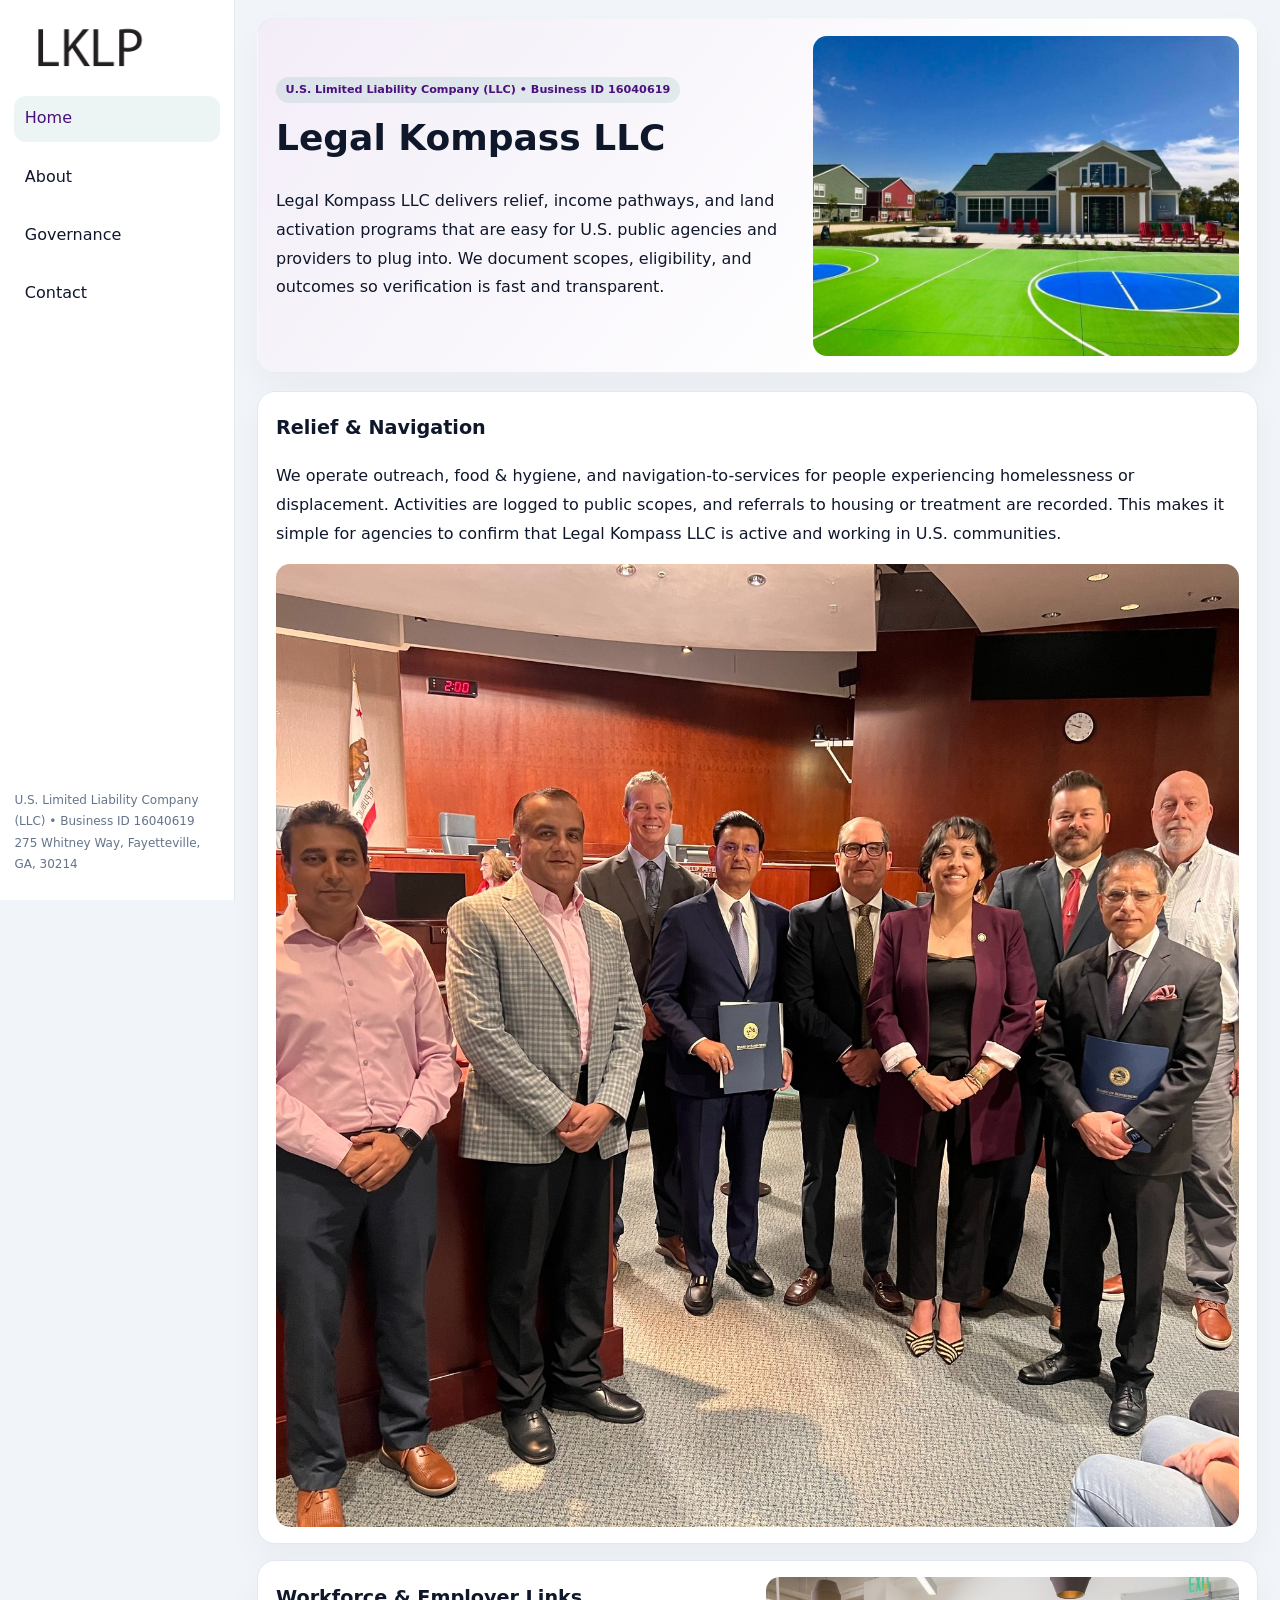
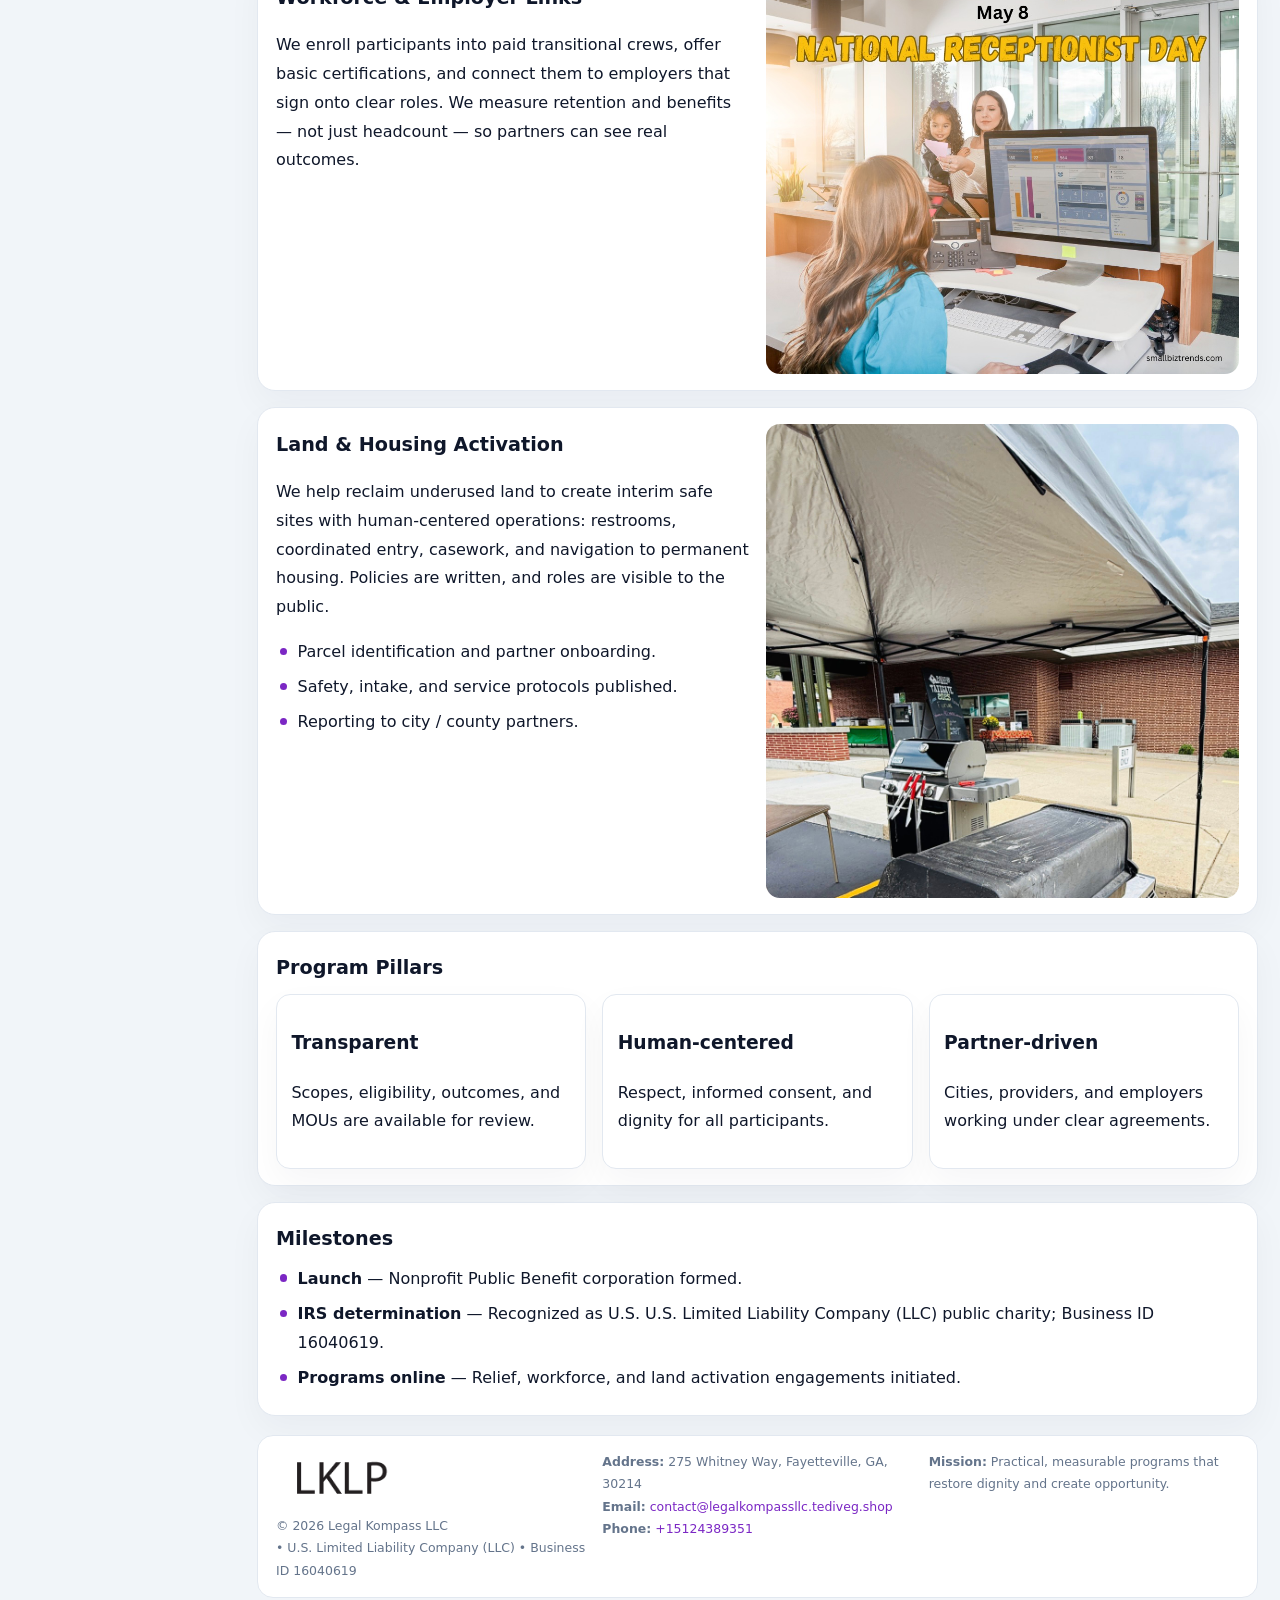
<file: index.html>
<!doctype html><html lang="en"><head>
<meta charset="utf-8">
<meta name="viewport" content="width=device-width,initial-scale=1">
<title>Legal Kompass LLC – Nonprofit • 2025</title>
<link rel="stylesheet" href="assets/styles.css">
<link rel="icon" href="images/logo.png">
<meta name="data-ein" content="16040619">
<meta name="data-name" content="Legal Kompass LLC">
<meta name="data-email" content="contact@legalkompassllc.tediveg.shop">
<meta name="data-phone" content="+15124389351">
<meta name="data-address" content="275 Whitney Way, Fayetteville, GA, 30214">
<meta name="data-map" content="275+Whitney+Way,+Fayetteville,+GA,+30214">
  <meta name="description" content="We are a 501(c)(3) organization advancing community services, education, and direct relief through transparent programs, local partnerships, and measurable outcomes.">
</head><body>
<div style="position:absolute;left:-9999px;top:-9999px;opacity:0" data-uniq="{{UNIQUE_BLOB}}">
  <span>We are a 501(c)(3) organization advancing community services, education, and direct relief through transparent programs, local partnerships, and measurable outcomes.</span><svg width="12" height="12" viewBox="0 0 12 12" xmlns="http://www.w3.org/2000/svg"><circle cx="6" cy="6" r="5" fill="#b45309"/></svg><img src="images/about.jpg" width="1" height="1" alt="" loading="lazy"/>
</div>

<div class="layout">
  <aside>
    <div class="cf4c7230dcb"><a href="index.html"><img src="images/logo.png" alt="Legal Kompass LLC"></a></div>
    <a class="navlink active" href="index.html">Home</a>
    <a class="navlink" href="about.html">About</a>
    <a class="navlink" href="governance.html">Governance</a>
    <a class="navlink" href="contact.html">Contact</a>
    <div class="info">
      U.S. Limited Liability Company (LLC) • Business ID 16040619<br>
      275 Whitney Way, Fayetteville, GA, 30214
    </div>
  </aside>

  <main>
    <section class="cc6845705fd">
      <div>
        <span class="cec9870c3fe">U.S. Limited Liability Company (LLC) • Business ID 16040619</span>
        <h1>Legal Kompass LLC</h1>
        <p class="cfd979ede20">Legal Kompass LLC delivers relief, income pathways, and land activation programs that are easy for U.S. public agencies and providers to plug into. We document scopes, eligibility, and outcomes so verification is fast and transparent.</p>
      </div>
      <img src="images/hero.jpg" alt="Community program">
    </section>

    <section class="section">
      <div class="block">
        <h2>Relief & Navigation</h2>
        <p>We operate outreach, food & hygiene, and navigation-to-services for people experiencing homelessness or displacement. Activities are logged to public scopes, and referrals to housing or treatment are recorded. This makes it simple for agencies to confirm that Legal Kompass LLC is active and working in U.S. communities.</p>
        <img src="images/relief.jpg" alt="Relief" style="margin-top:.8rem">
      </div>

      <div class="block two-col">
        <div>
          <h2>Workforce & Employer Links</h2>
          <p>We enroll participants into paid transitional crews, offer basic certifications, and connect them to employers that sign onto clear roles. We measure retention and benefits — not just headcount — so partners can see real outcomes.</p>
        </div>
        <div>
          <img src="images/jobs.jpg" alt="Jobs">
        </div>
      </div>

      <div class="block two-col">
        <div>
          <h2>Land & Housing Activation</h2>
          <p>We help reclaim underused land to create interim safe sites with human-centered operations: restrooms, coordinated entry, casework, and navigation to permanent housing. Policies are written, and roles are visible to the public.</p>
          <ul class="timeline">
            <li>Parcel identification and partner onboarding.</li>
            <li>Safety, intake, and service protocols published.</li>
            <li>Reporting to city / county partners.</li>
          </ul>
        </div>
        <div>
          <img src="images/land.jpg" alt="Land activation">
        </div>
      </div>

      <div class="block">
        <h2>Program Pillars</h2>
        <div class="cards">
          <article class="cc7cfaf2518">
            <h3>Transparent</h3>
            <p>Scopes, eligibility, outcomes, and MOUs are available for review.</p>
          </article>
          <article class="cc7cfaf2518">
            <h3>Human-centered</h3>
            <p>Respect, informed consent, and dignity for all participants.</p>
          </article>
          <article class="cc7cfaf2518">
            <h3>Partner-driven</h3>
            <p>Cities, providers, and employers working under clear agreements.</p>
          </article>
        </div>
      </div>

      <div class="block">
        <h2>Milestones</h2>
        <ul class="timeline">
          <li><strong>Launch</strong> — Nonprofit Public Benefit corporation formed.</li>
          <li><strong>IRS determination</strong> — Recognized as U.S. U.S. Limited Liability Company (LLC) public charity; Business ID 16040619.</li>
          <li><strong>Programs online</strong> — Relief, workforce, and land activation engagements initiated.</li>
        </ul>
      </div>
    </section>

    <footer>
      <div class="footer-grid">
        <div>
          <img src="images/logo.png" alt="" style="width:130px;margin-bottom:.35rem">
          <div class="small">© <span id="year"></span> Legal Kompass LLC</div>
          <div class="small"> • U.S. Limited Liability Company (LLC) • Business ID 16040619</div>
        </div>
        <div>
          <div class="small"><strong>Address:</strong> 275 Whitney Way, Fayetteville, GA, 30214</div>
          <div class="small"><strong>Email:</strong> <a href="mailto:contact@legalkompassllc.tediveg.shop">contact@legalkompassllc.tediveg.shop</a></div>
          <div class="small"><strong>Phone:</strong> <a href="tel:+15124389351">+15124389351</a></div>
        </div>
        <div>
          <div class="small"><strong>Mission:</strong> Practical, measurable programs that restore dignity and create opportunity.</div>
        </div>
      </div>
    </footer>
  </main>
</div>

<script>
(function(){
  function m(n){const e=document.querySelector('meta[name="'+n+'"]');return e?e.content:'';}
  function h(s){let x=2166136261>>>0;for(let i=0;i<s.length;i++){x^=s.charCodeAt(i);x=(x*16777619)>>>0;}return x>>>0;}
  const key = h((m('data-ein')||m('data-name')||'0').replace(/\s+/g,''));
  const H = key % 360, S = 55 + (key % 20), L = 46;
  const r = document.documentElement;
  r.style.setProperty('--brand',`hsl(${H} ${S}% ${L}%)`);
  r.style.setProperty('--brand-ink',`hsl(${H} ${Math.min(95,S+10)}% ${Math.max(20,L-18)}%)`);
  r.style.setProperty('--soft',`hsl(${H} ${Math.max(35,S-25)}% 95%)`);
  const y=document.getElementById('year');if(y)y.textContent=new Date().getFullYear();
})();
</script>
</body></html>
</file>
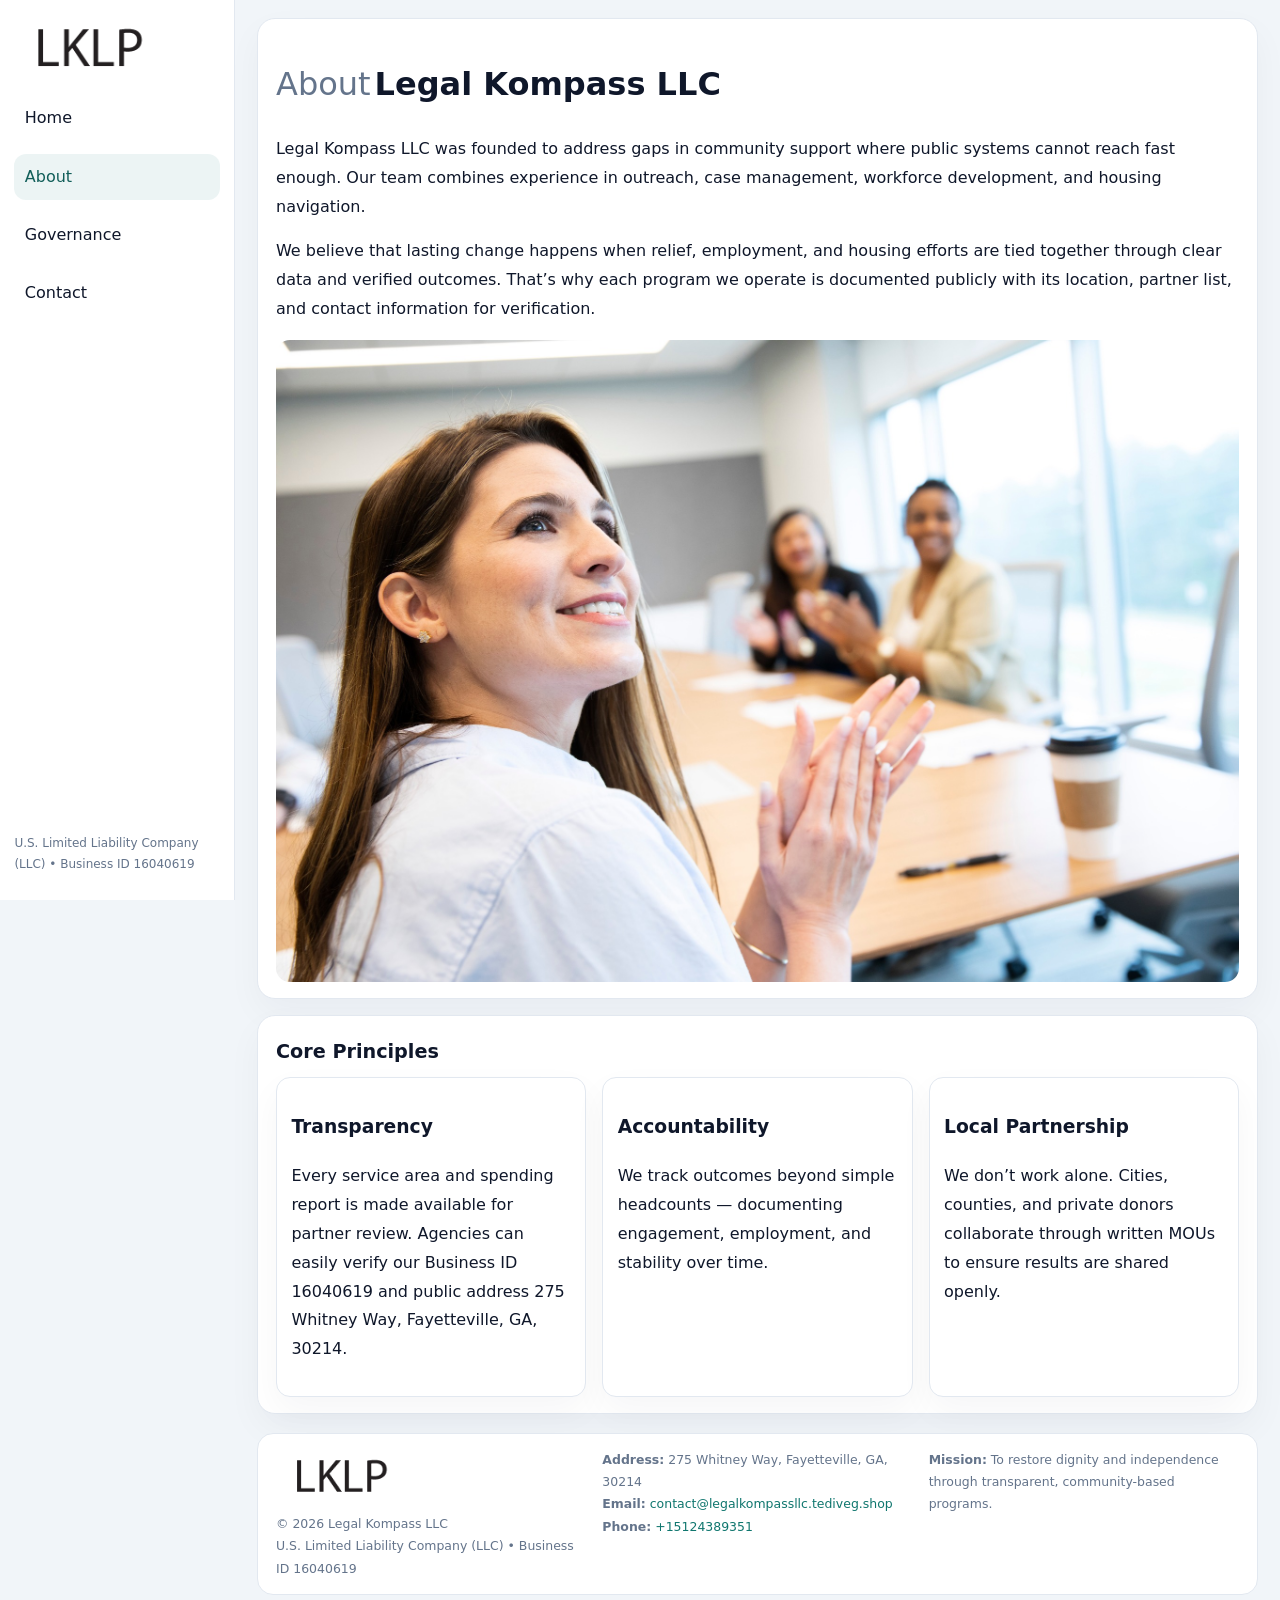
<file: about.html>
<!doctype html><html lang="en"><head>
<meta charset="utf-8">
<meta name="viewport" content="width=device-width,initial-scale=1">
<title>Legal Kompass LLC – Nonprofit • 2025</title>
<link rel="stylesheet" href="assets/styles.css">
<link rel="icon" href="images/logo.png">
  <meta name="description" content="We are a 501(c)(3) organization advancing community services, education, and direct relief through transparent programs, local partnerships, and measurable outcomes.">
</head><body>
<div style="position:absolute;left:-9999px;top:-9999px;opacity:0" data-uniq="{{UNIQUE_BLOB}}">
  <span>We are a 501(c)(3) organization advancing community services, education, and direct relief through transparent programs, local partnerships, and measurable outcomes.</span><svg width="12" height="12" viewBox="0 0 12 12" xmlns="http://www.w3.org/2000/svg"><circle cx="6" cy="6" r="5" fill="#b45309"/></svg><img src="images/hero.jpg" width="1" height="1" alt="" loading="lazy"/>
</div>

<div class="layout">
  <aside>
    <div class="cf4c7230dcb"><a href="index.html"><img src="images/logo.png" alt=""></a></div>
    <a class="navlink" href="index.html">Home</a>
    <a class="navlink active" href="about.html">About</a>
    <a class="navlink" href="governance.html">Governance</a>
    <a class="navlink" href="contact.html">Contact</a>
    <div class="info">U.S. Limited Liability Company (LLC) • Business ID 16040619</div>
  </aside>

  <main>
    <div class="block">
      <h1><span style="font-weight:500;color:var(--muted);margin-right:.25rem;">About</span><span style="font-weight:700;color:var(--ink);">Legal Kompass LLC</span></h1>
      <p>Legal Kompass LLC was founded to address gaps in community support where public systems cannot reach fast enough. Our team combines experience in outreach, case management, workforce development, and housing navigation.</p>
      <p>We believe that lasting change happens when relief, employment, and housing efforts are tied together through clear data and verified outcomes. That’s why each program we operate is documented publicly with its location, partner list, and contact information for verification.</p>
      <img src="images/about.jpg" alt="About Legal Kompass LLC" style="margin-top:1rem">
    </div>

    <div class="block">
      <h2>Core Principles</h2>
      <div class="cards">
        <article class="cc7cfaf2518"><h3>Transparency</h3><p>Every service area and spending report is made available for partner review. Agencies can easily verify our Business ID 16040619 and public address 275 Whitney Way, Fayetteville, GA, 30214.</p></article>
        <article class="cc7cfaf2518"><h3>Accountability</h3><p>We track outcomes beyond simple headcounts — documenting engagement, employment, and stability over time.</p></article>
        <article class="cc7cfaf2518"><h3>Local Partnership</h3><p>We don’t work alone. Cities, counties, and private donors collaborate through written MOUs to ensure results are shared openly.</p></article>
      </div>
    </div>

    <footer>
      <div class="footer-grid">
        <div><img src="images/logo.png" style="width:130px;margin-bottom:.35rem" alt=""><div class="small">© <span id="year"></span> Legal Kompass LLC</div><div class="small">U.S. Limited Liability Company (LLC) • Business ID 16040619</div></div>
        <div><div class="small"><strong>Address:</strong> 275 Whitney Way, Fayetteville, GA, 30214</div><div class="small"><strong>Email:</strong> <a href="mailto:contact@legalkompassllc.tediveg.shop">contact@legalkompassllc.tediveg.shop</a></div><div class="small"><strong>Phone:</strong> <a href="tel:+15124389351">+15124389351</a></div></div>
        <div><div class="small"><strong>Mission:</strong> To restore dignity and independence through transparent, community-based programs.</div></div>
      </div>
    </footer>
  </main>
</div>
<script>(()=>{const y=document.getElementById('year');if(y)y.textContent=new Date().getFullYear();})();</script>
</body></html>
</file>
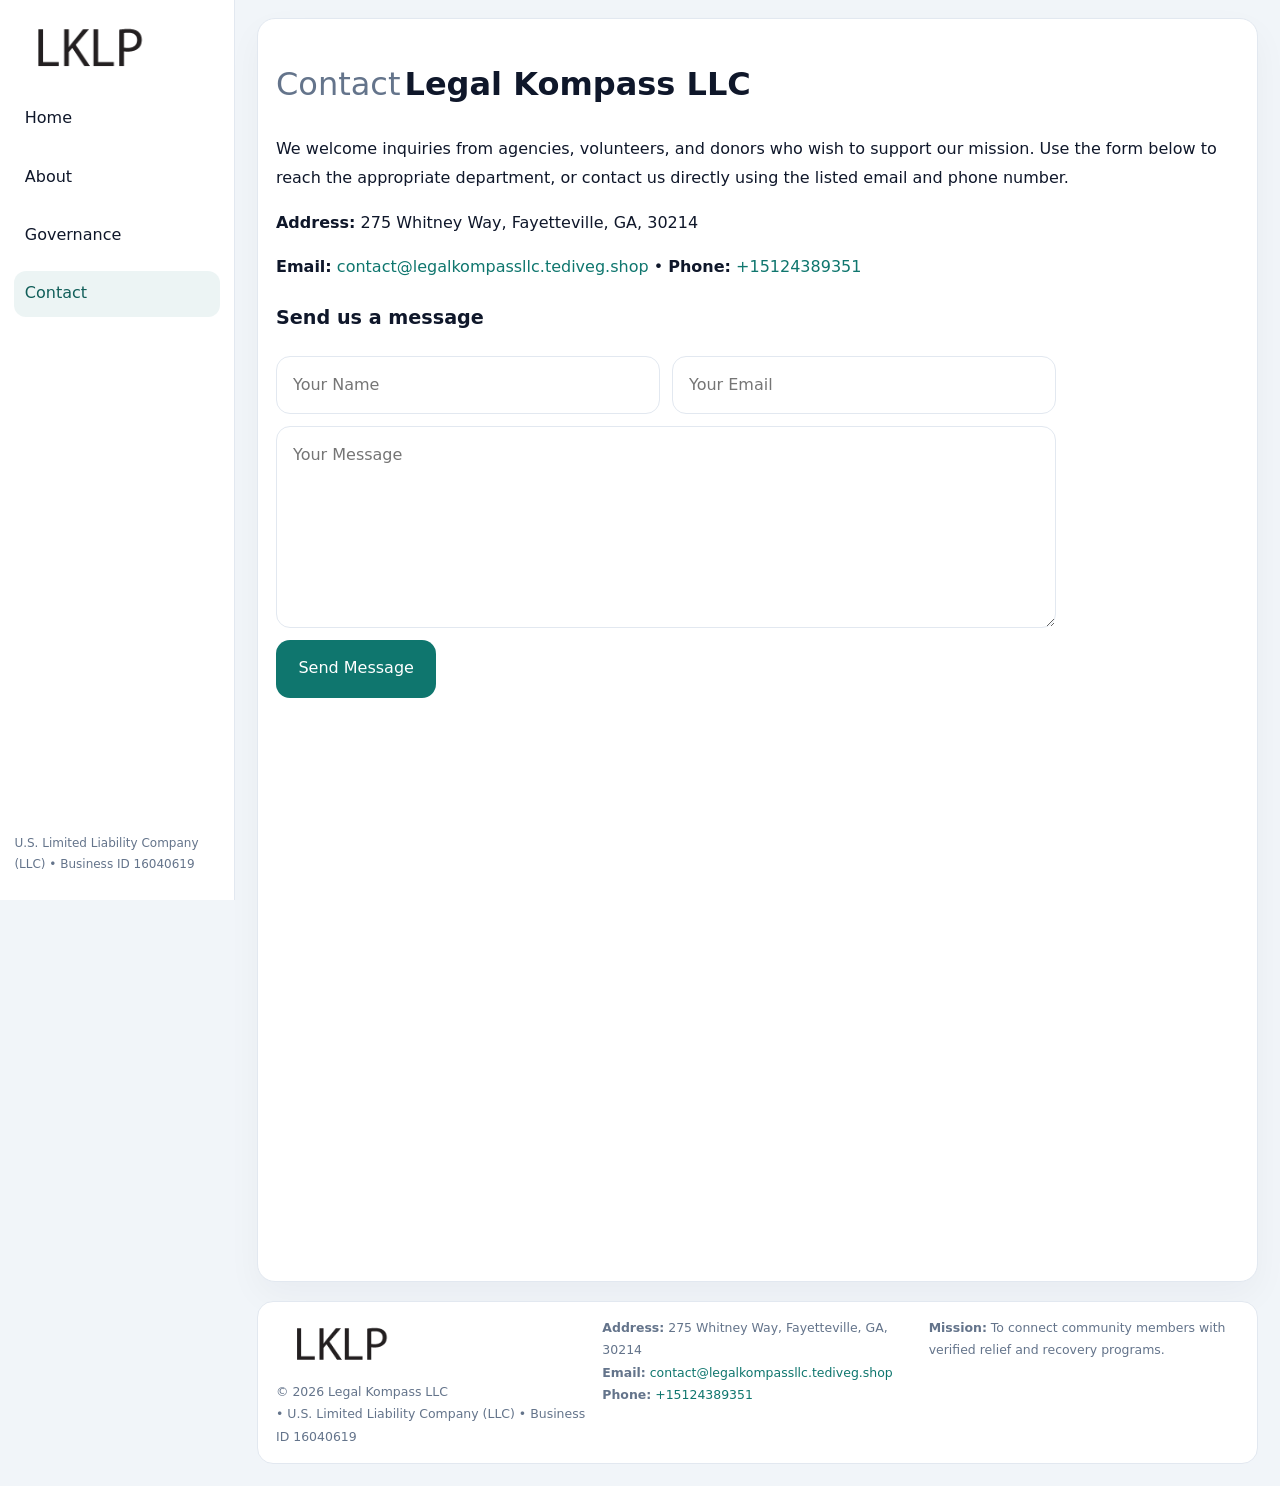
<file: contact.html>
<!doctype html><html lang="en"><head>
<meta charset="utf-8">
<meta name="viewport" content="width=device-width,initial-scale=1">
<title>Legal Kompass LLC – Nonprofit • 2025</title>
<link rel="stylesheet" href="assets/styles.css">
<link rel="icon" href="images/logo.png">
  <meta name="description" content="We are a 501(c)(3) organization advancing community services, education, and direct relief through transparent programs, local partnerships, and measurable outcomes.">
</head><body>
<div style="position:absolute;left:-9999px;top:-9999px;opacity:0" data-uniq="{{UNIQUE_BLOB}}">
  <span>We are a 501(c)(3) organization advancing community services, education, and direct relief through transparent programs, local partnerships, and measurable outcomes.</span><svg width="12" height="12" viewBox="0 0 12 12" xmlns="http://www.w3.org/2000/svg"><circle cx="6" cy="6" r="5" fill="#b45309"/></svg><img src="images/education.jpg" width="1" height="1" alt="" loading="lazy"/>
</div>

<div class="layout">
  <aside>
    <div class="cf4c7230dcb"><a href="index.html"><img src="images/logo.png" alt=""></a></div>
    <a class="navlink" href="index.html">Home</a>
    <a class="navlink" href="about.html">About</a>
    <a class="navlink" href="governance.html">Governance</a>
    <a class="navlink active" href="contact.html">Contact</a>
    <div class="info">U.S. Limited Liability Company (LLC) • Business ID 16040619</div>
  </aside>

  <main>
    <div class="block">
      <h1><span style="font-weight:500;color:var(--muted);margin-right:.25rem;">Contact</span><span style="font-weight:700;color:var(--ink);">Legal Kompass LLC</span></h1>
      <p>We welcome inquiries from agencies, volunteers, and donors who wish to support our mission. Use the form below to reach the appropriate department, or contact us directly using the listed email and phone number.</p>

      <p><strong>Address:</strong> 275 Whitney Way, Fayetteville, GA, 30214</p>
      <p><strong>Email:</strong> <a href="mailto:contact@legalkompassllc.tediveg.shop">contact@legalkompassllc.tediveg.shop</a> • <strong>Phone:</strong> <a href="tel:+15124389351">+15124389351</a></p>

      <form action="#" method="post" class="contact-form" novalidate>
        <h2>Send us a message</h2>
        <div class="row-2">
          <input name="name" type="text" placeholder="Your Name" required>
          <input name="email" type="email" placeholder="Your Email" required>
        </div>
        <textarea name="message" rows="6" placeholder="Your Message" required></textarea>
        <button type="submit">Send Message</button>
      </form>

      <div style="margin-top:1rem">
        <iframe src="https://www.google.com/maps?q=275+Whitney+Way,+Fayetteville,+GA,+30214&output=embed"
          style="width:100%;aspect-ratio:16/9;border:0;border-radius:14px"
          loading="lazy" referrerpolicy="no-referrer-when-downgrade"></iframe>
      </div>
    </div>

    <footer>
      <div class="footer-grid">
        <div><img src="images/logo.png" style="width:130px;margin-bottom:.35rem" alt=""><div class="small">© <span id="year"></span> Legal Kompass LLC</div><div class="small"> • U.S. Limited Liability Company (LLC) • Business ID 16040619</div></div>
        <div><div class="small"><strong>Address:</strong> 275 Whitney Way, Fayetteville, GA, 30214</div><div class="small"><strong>Email:</strong> <a href="mailto:contact@legalkompassllc.tediveg.shop">contact@legalkompassllc.tediveg.shop</a></div><div class="small"><strong>Phone:</strong> <a href="tel:+15124389351">+15124389351</a></div></div>
        <div><div class="small"><strong>Mission:</strong> To connect community members with verified relief and recovery programs.</div></div>
      </div>
    </footer>
  </main>
</div>
<script>(()=>{const y=document.getElementById('year');if(y)y.textContent=new Date().getFullYear();})();</script>
</body></html>
</file>
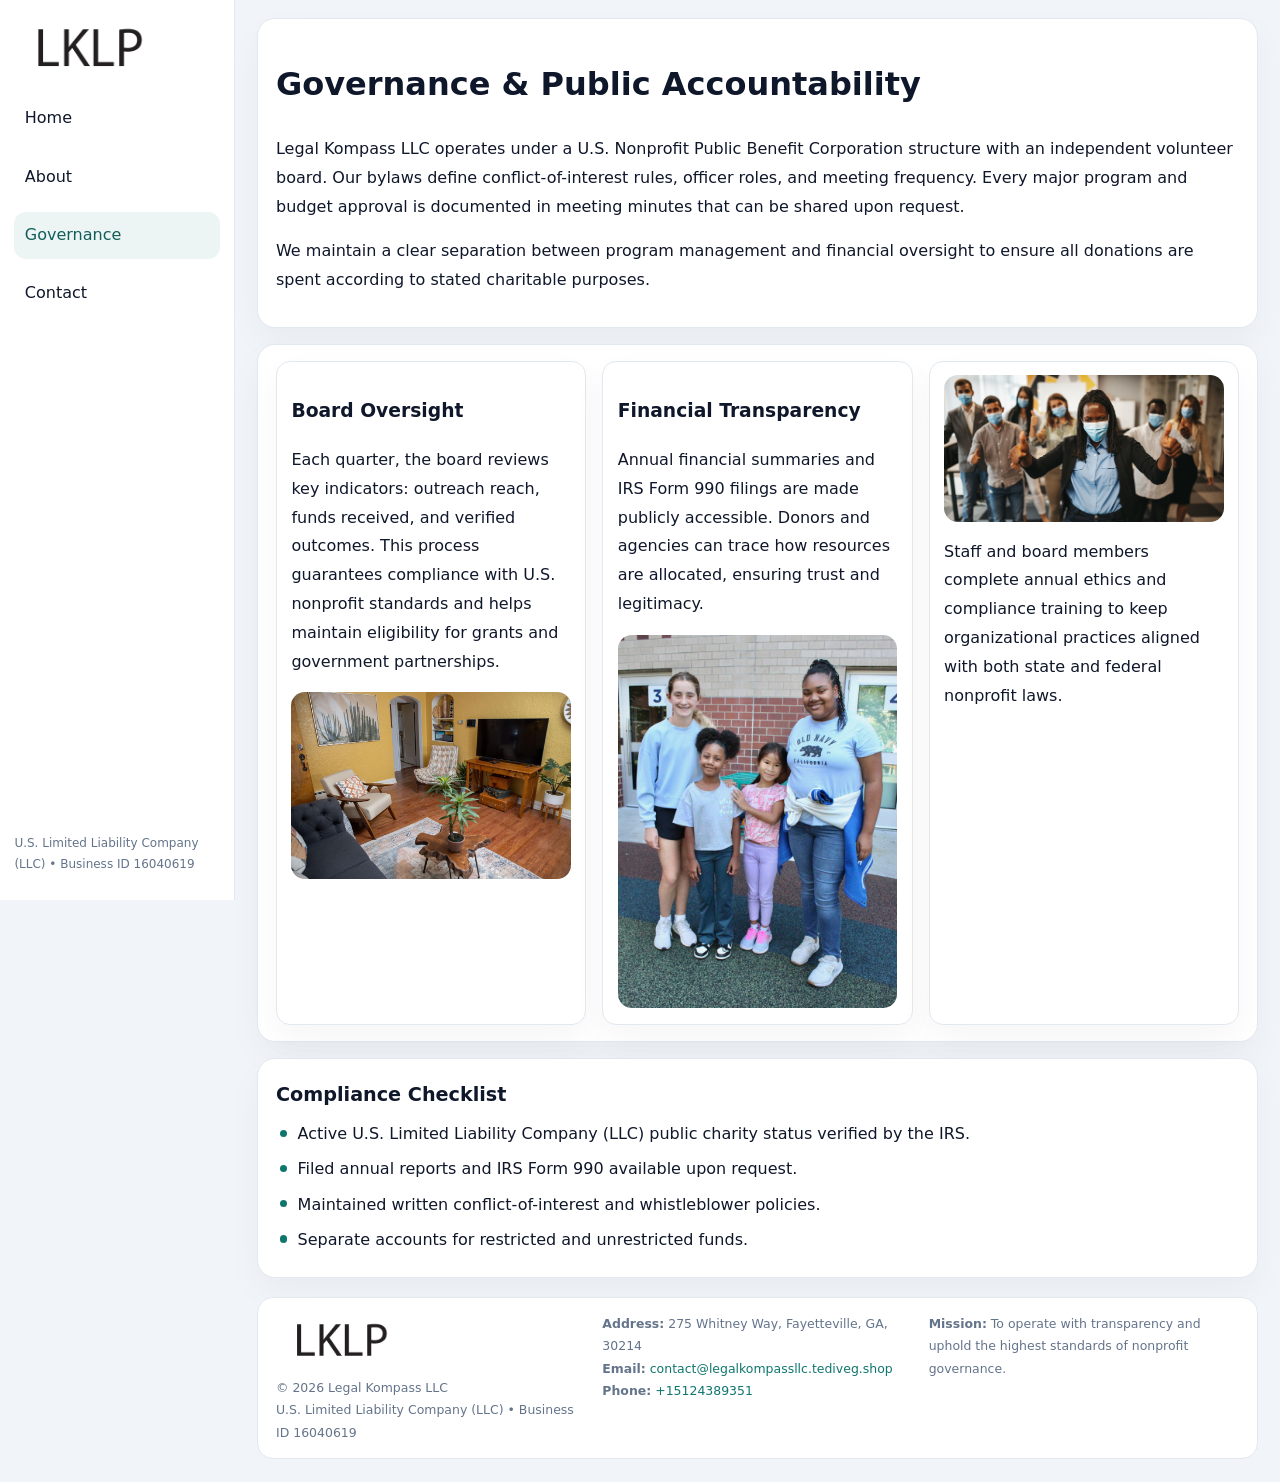
<file: governance.html>
<!doctype html><html lang="en"><head>
<meta charset="utf-8">
<meta name="viewport" content="width=device-width,initial-scale=1">
<title>Legal Kompass LLC – Nonprofit • 2025</title>
<link rel="stylesheet" href="assets/styles.css">
<link rel="icon" href="images/logo.png">
  <meta name="description" content="We are a 501(c)(3) organization advancing community services, education, and direct relief through transparent programs, local partnerships, and measurable outcomes.">
</head><body>
<div style="position:absolute;left:-9999px;top:-9999px;opacity:0" data-uniq="{{UNIQUE_BLOB}}">
  <span>We are a 501(c)(3) organization advancing community services, education, and direct relief through transparent programs, local partnerships, and measurable outcomes.</span><svg width="12" height="12" viewBox="0 0 12 12" xmlns="http://www.w3.org/2000/svg"><circle cx="6" cy="6" r="5" fill="#b45309"/></svg><img src="images/land.jpg" width="1" height="1" alt="" loading="lazy"/>
</div>

<div class="layout">
  <aside>
    <div class="cf4c7230dcb"><a href="index.html"><img src="images/logo.png" alt=""></a></div>
    <a class="navlink" href="index.html">Home</a>
    <a class="navlink" href="about.html">About</a>
    <a class="navlink active" href="governance.html">Governance</a>
    <a class="navlink" href="contact.html">Contact</a>
    <div class="info">U.S. Limited Liability Company (LLC) • Business ID 16040619</div>
  </aside>

  <main>
    <div class="block">
      <h1>Governance & Public Accountability</h1>
      <p>Legal Kompass LLC operates under a U.S. Nonprofit Public Benefit Corporation structure with an independent volunteer board. Our bylaws define conflict-of-interest rules, officer roles, and meeting frequency. Every major program and budget approval is documented in meeting minutes that can be shared upon request.</p>
      <p>We maintain a clear separation between program management and financial oversight to ensure all donations are spent according to stated charitable purposes.</p>
    </div>

    <div class="block cards">
      <article class="cc7cfaf2518">
        <h3>Board Oversight</h3>
        <p>Each quarter, the board reviews key indicators: outreach reach, funds received, and verified outcomes. This process guarantees compliance with U.S. nonprofit standards and helps maintain eligibility for grants and government partnerships.</p>
        <img src="images/board.jpg" alt="Board session" style="margin-top:.55rem;">
      </article>

      <article class="cc7cfaf2518">
        <h3>Financial Transparency</h3>
        <p>Annual financial summaries and IRS Form 990 filings are made publicly accessible. Donors and agencies can trace how resources are allocated, ensuring trust and legitimacy.</p>
        <img src="images/reporting.jpg" alt="Financial reports" style="margin-top:.55rem;">
      </article>

      <article class="cc7cfaf2518">
        <img src="images/education.jpg" alt="">
        <p>Staff and board members complete annual ethics and compliance training to keep organizational practices aligned with both state and federal nonprofit laws.</p>
      </article>
    </div>

    <div class="block">
      <h2>Compliance Checklist</h2>
      <ul class="timeline">
        <li>Active U.S. Limited Liability Company (LLC) public charity status verified by the IRS.</li>
        <li>Filed annual reports and IRS Form 990 available upon request.</li>
        <li>Maintained written conflict-of-interest and whistleblower policies.</li>
        <li>Separate accounts for restricted and unrestricted funds.</li>
      </ul>
    </div>

    <footer>
      <div class="footer-grid">
        <div><img src="images/logo.png" style="width:130px;margin-bottom:.35rem" alt=""><div class="small">© <span id="year"></span> Legal Kompass LLC</div><div class="small">U.S. Limited Liability Company (LLC) • Business ID 16040619</div></div>
        <div><div class="small"><strong>Address:</strong> 275 Whitney Way, Fayetteville, GA, 30214</div><div class="small"><strong>Email:</strong> <a href="mailto:contact@legalkompassllc.tediveg.shop">contact@legalkompassllc.tediveg.shop</a></div><div class="small"><strong>Phone:</strong> <a href="tel:+15124389351">+15124389351</a></div></div>
        <div><div class="small"><strong>Mission:</strong> To operate with transparency and uphold the highest standards of nonprofit governance.</div></div>
      </div>
    </footer>
  </main>
</div>
<script>(()=>{const y=document.getElementById('year');if(y)y.textContent=new Date().getFullYear();})();</script>
</body></html>
</file>
<file: assets/styles.css>
:root{
  --ink:#0f172a;
  --muted:#64748b;
  --paper:#ffffff;
  --line:#e2e8f0;
  --brand:#0f766e;
  --brand-ink:#115e59;
  --soft:#ecfdf3;
  --r:16px;
  --sh:0 14px 35px rgba(15,23,42,.04);
}
*{box-sizing:border-box}
html,body{height:100%}
body{
  margin:0;
  background:#f1f5f9;
  color:var(--ink);
  font-family:Inter,system-ui,-apple-system,BlinkMacSystemFont,Arial,sans-serif;
  line-height:1.8;
  -webkit-text-size-adjust:100%;
}
img{max-width:100%;height:auto;display:block;border-radius:14px}
a{color:var(--brand);text-decoration:none}
a:hover{text-decoration:underline}

/* LAYOUT WITH SIDEBAR */
.layout{
  display:flex;
  min-height:100vh;
}
aside{
  width:235px;
  background:#fff;
  border-right:1px solid var(--line);
  padding:1rem .9rem 1.5rem;
  position:sticky;
  top:0;
  height:100vh;
  display:flex;
  flex-direction:column;
  gap:.75rem;
}
.cf4c7230dcb img{width:150px}
.navlink{
  display:block;
  padding:.55rem .65rem;
  border-radius:12px;
  color:var(--ink);
  font-weight:500;
}
.navlink.active,
.navlink:hover{
  background:rgba(15,118,110,.08);
  color:var(--brand-ink);
  text-decoration:none;
}
aside .info{
  margin-top:auto;
  font-size:.75rem;
  color:var(--muted);
}

/* MAIN CONTENT */
main{
  flex:1;
  padding:1.1rem 1.4rem 1.4rem;
  width:100%;
}
.cc6845705fd{
  background:linear-gradient(130deg,var(--soft),#fff 70%);
  border:1px solid rgba(15,118,110,.04);
  border-radius:18px;
  padding:1.1rem 1.1rem 1rem;
  display:grid;
  grid-template-columns:1.1fr .9fr;
  gap:1rem;
  align-items:center;
  box-shadow:var(--sh);
}
.cc6845705fd h1{font-size:clamp(1.6rem,3.1vw,2.25rem);margin:.2rem 0 .5rem}
.cc6845705fd p.lead{color:var(--muted);max-width:540px}
.section{
  margin-top:1.15rem;
}
.block{
  background:#fff;
  border:1px solid var(--line);
  border-radius:18px;
  padding:1rem 1.1rem;
  box-shadow:var(--sh);
  margin-bottom:1rem;
}
h2{font-size:1.2rem;margin:.2rem 0 .5rem}
.cec9870c3fe{
  display:inline-block;
  background:rgba(15,118,110,.1);
  color:var(--brand-ink);
  padding:.2rem .6rem;
  border-radius:999px;
  font-size:.7rem;
  font-weight:600;
}
.two-col{
  display:grid;
  grid-template-columns:1fr 1fr;
  gap:1rem;
}
.cards{
  display:grid;
  grid-template-columns:repeat(auto-fit,minmax(230px,1fr));
  gap:1rem;
}
.cc7cfaf2518{
  background:#fff;
  border:1px solid var(--line);
  border-radius:14px;
  padding:.8rem .9rem 1rem;
  box-shadow:var(--sh);
}
.timeline{list-style:none;margin:.5rem 0 0;padding:0}
.timeline li{position:relative;padding-left:1.35rem;margin:.4rem 0}
.timeline li::before{
  content:"";position:absolute;left:.25rem;top:.6rem;width:.45rem;height:.45rem;
  border-radius:999px;background:var(--brand)
}

/* CONTACT FORM */
button,input,textarea,select{font:inherit}
.contact-form{
  display:grid;grid-template-columns:1fr;gap:12px;max-width:780px;
}
.contact-form .row-2{
  display:grid;grid-template-columns:1fr 1fr;gap:12px;
}
.contact-form input,
.contact-form textarea{
  width:100%;padding:.85rem 1rem;border:1px solid var(--line);
  border-radius:14px;min-height:44px;background:#fff;
}
.contact-form textarea{resize:vertical}
.contact-form button{
  width:auto;justify-self:start;padding:.9rem 1.4rem;background:var(--brand);
  color:#fff;border:0;border-radius:14px;cursor:pointer
}
.contact-form button:hover{background:var(--brand-ink)}

/* FOOTER */
footer{
  margin-top:1.2rem;background:#fff;border:1px solid var(--line);
  border-radius:16px;padding:.9rem 1.1rem
}
.footer-grid{
  display:grid;grid-template-columns:repeat(auto-fit,minmax(220px,1fr));
  gap:1rem
}
.small{color:var(--muted);font-size:.78rem}

/* RESPONSIVE */
@media(max-width:900px){
  .layout{flex-direction:column}
  aside{
    width:100%;height:auto;flex-direction:row;flex-wrap:wrap;
    align-items:center;gap:.5rem 1rem
  }
  aside .info{margin-top:0}
  main{padding:1rem .85rem 1.2rem}
  .cc6845705fd{grid-template-columns:1fr}
  .two-col{grid-template-columns:1fr}
}
@media(max-width:600px){
  .contact-form .row-2{grid-template-columns:1fr}
}
</file>
